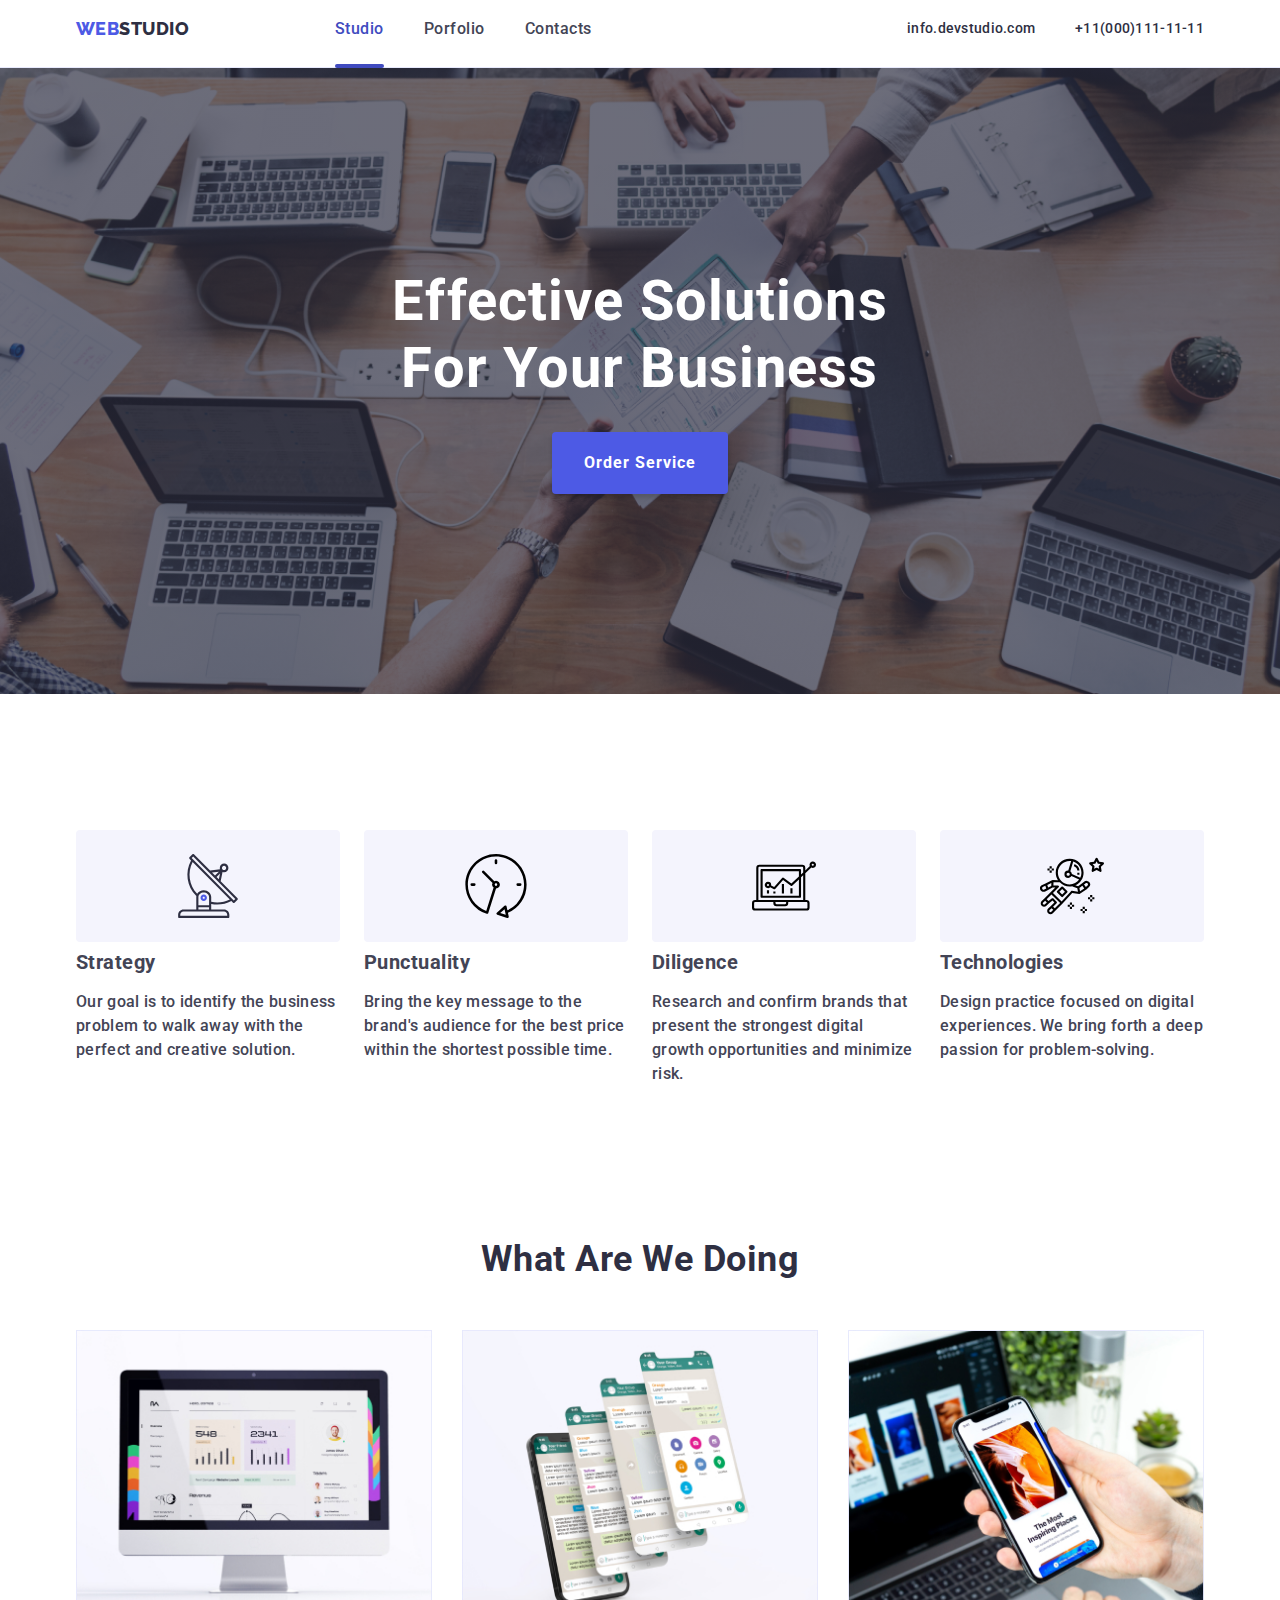
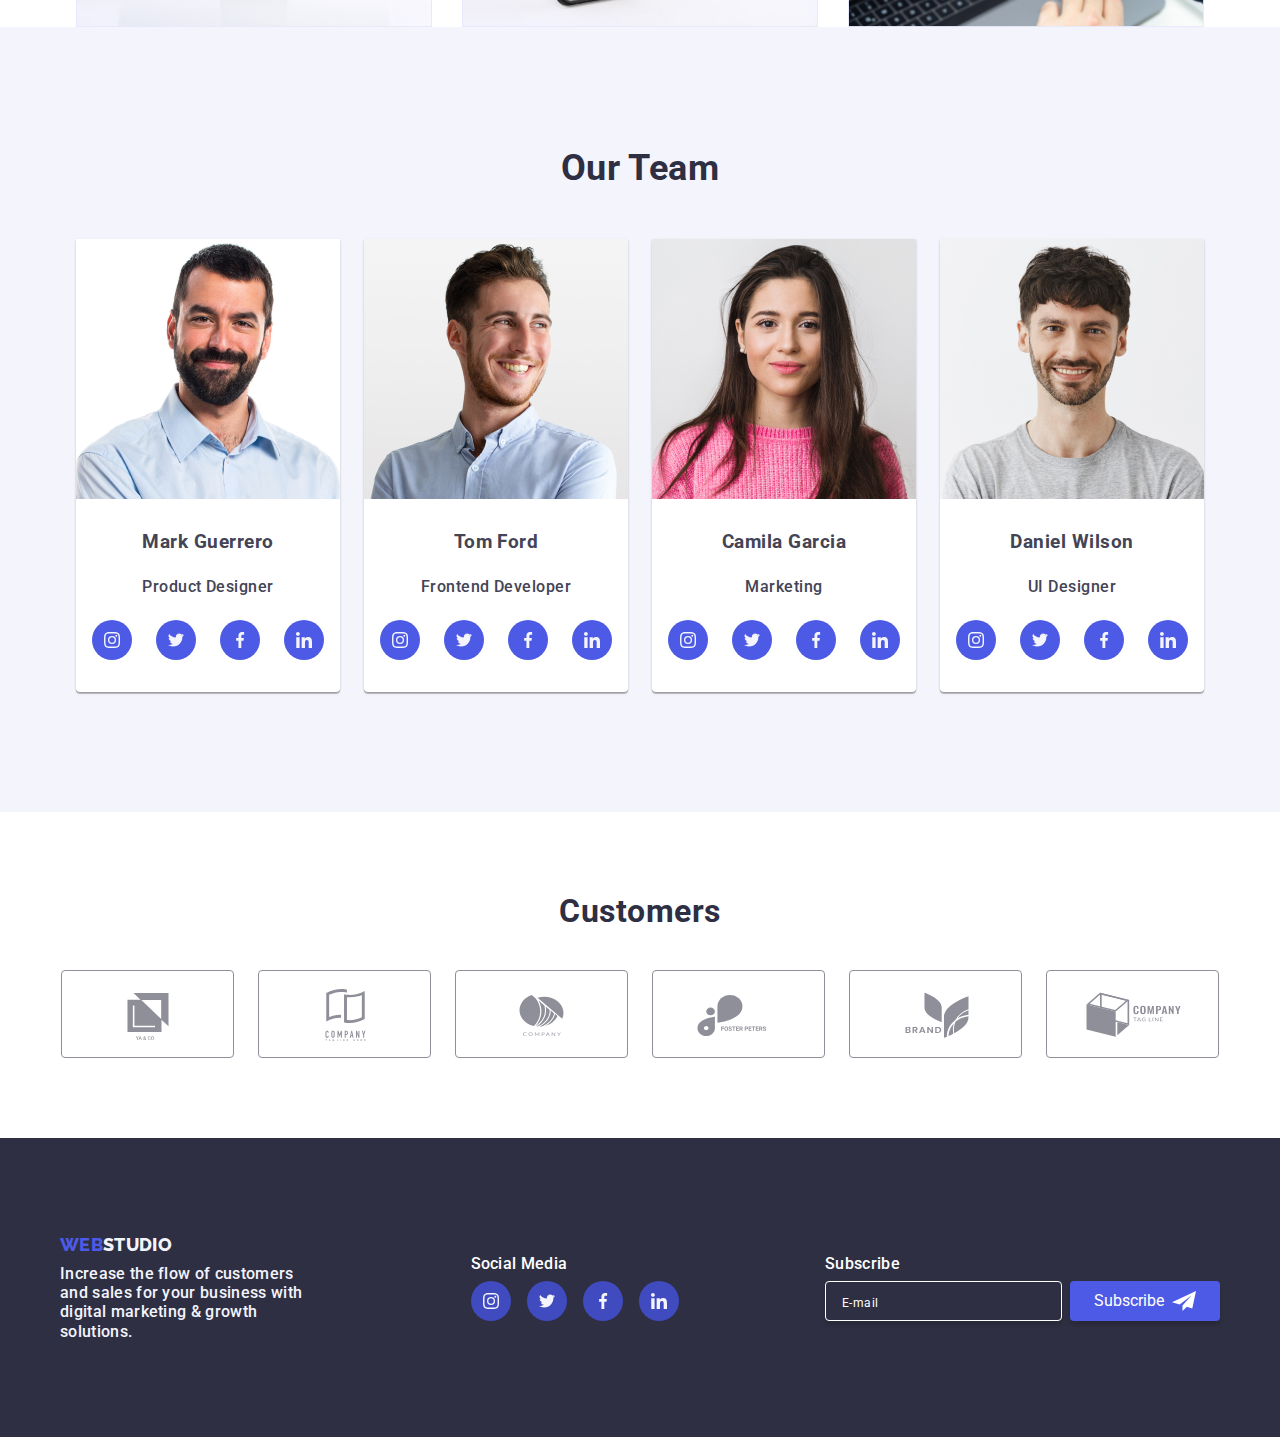
<file: index.html>
<!DOCTYPE html>
<html lang="en">

<head>
    <title>Web Studio</title>
    <meta charset="utf-8" />
    <meta name="description" content="Studio Website" />
    <meta name="viewport" content="width=device-width, initial-scale=1.0" />
    <link rel="stylesheet" href="./css/styles.css" />
    <link rel="stylesheet" href="./css/modern-normalize.css" />
    <link
        href="https://fonts.googleapis.com/css2?family=Raleway:wght@800&family=Roboto:wght@400;500;700;900&display=swap"
        rel="stylesheet">
</head>

<body>
    <!--header-->
    <header class="page-header">
        <div class="container">
            <nav class="header-nav">
                <a class="logo link" href="index.html">WEB<span class="logo-black">STUDIO</span></a>
                <ul class="nav-menu list">
                    <li class="item">
                        <a class="page-header-link current-link" href="index.html">Studio</a>
                    </li>
                    <li class="item">
                        <a class="page-header-link link" href="portfolio.html">Porfolio</a>
                    </li>
                    <li class="item">
                        <a class="page-header-link link" href="/">Contacts</a>
                    </li>
                </ul>
            
                <button type="button" class="menu-toggle js-open-menu" aria-expanded="false" aria-controls="mobile-menu">
                    <svg width="24" height="24">
                        <use href="./images/svg/icons.svg#menu"></use>
                    </svg>
                </button>

            <address class="contacts-menu list">
                <a class="contact link" href="/">info.devstudio.com</a>
                <a class="contact link" href="/">+11(000)111-11-11</a>
            </address>
            </nav>
            
            

        </div>
    </header>
    <!--Main Section-->
    <main>
        <section class="hero bg-hero">
            <div>
                <h1 class="hero-heading">Effective Solutions <br /> For Your Business</h1>
                <button class="button order" type="button" data-modal-open>Order Service</button>
            </div>
        </section>

        <section class="section">

            <div class="container">
                <h2 hidden>Features</h2>
                <ul class="features">
                    <li class="feature">
                        <div class="feature-item-img">
                            <svg class="feature-icon" width="64" height="64">
                                <use href="./images/svg/icons.svg#strategy"></use>
                            </svg>
                        </div>
                        <h3>Strategy</h3>
                        <p class="description">Our goal is to identify the business
                            problem to walk away with the perfect
                            and creative solution.</p>
                    </li>

                    <li class="feature">
                        <div class="feature-item-img">
                            <svg class="feature-icon" width="64" height="64">
                                <use href="./images/svg/icons.svg#punctuality"></use>
                            </svg>
                        </div>
                        <h3>Punctuality</h3>
                        <p class="description">Bring the key message to the
                            brand's audience for the best price
                            within the shortest possible time.</p>
                    </li>

                    <li class="feature">
                        <div class="feature-item-img">
                            <svg class="feature-icon" width="64" height="64">
                                <use href="./images/svg/icons.svg#deligence"></use>
                            </svg>
                        </div>
                        <h3>Diligence</h3>
                        <p class="description">Research and confirm brands that
                            present the strongest digital growth
                            opportunities and minimize risk.</p>
                    </li>

                    <li class="feature">
                        <div class="feature-item-img">
                            <svg class="feature-icon" width="64" height="64">
                                <use href="./images/svg/icons.svg#astronaut"></use>
                            </svg>
                        </div>
                        <h3>Technologies</h3>
                        <p class="description">Design practice focused on digital
                            experiences. We bring forth a deep
                            passion for problem-solving.</p>
                    </li>
                </ul>
            </div>
        </section>

        <section class="section no-top-padding">
            <div class="container">
                <h2 class="section-title">What Are We Doing</h2>
                <ul class="task list">
                    <li class="tasks"><img src="images/tech1.jpg" alt="monitor" width="360" /></li>
                    <li class="tasks"><img src="images/tech2.jpg" alt="phoneapp" width="360" /></li>
                    <li class="tasks"><img src="images/tech3.jpg" alt="handyphone" width="360" /></li>
                </ul>
            </div>
        </section>

        <section class="section bg-team">
            <div class="container">
                <h2 class="section-title"> Our Team </h2>
                <ul class="teams list">
                    <li class="member"><img src="images/team1.jpg" alt="Mark Guerrero" width="264" />
                        <div class="members">
                            <h3>Mark Guerrero</h3>
                            <p>Product Designer</p>
                            <ul class="teams-social-list">
                                <li class="social-list-item">
                                    <a href="#" target="_blank">
                                        <svg class="social-list-img" width="16" height="16">
                                            <use href="./images/svg/icons.svg#instagram"></use>
                                        </svg>
                                    </a>
                                </li>
                                <li class="social-list-item">
                                    <a href="#" target="_blank">
                                        <svg class="social-list-img" width="16" height="16">
                                            <use href="./images/svg/icons.svg#twitter"></use>
                                        </svg>
                                    </a>
                                </li>
                                <li class="social-list-item">
                                    <a href="#" target="_blank">
                                        <svg class="social-list-img" width="16" height="16">
                                            <use href="./images/svg/icons.svg#facebook"></use>
                                        </svg>
                                    </a>
                                </li>
                                <li class="social-list-item">
                                    <a href="#" target="_blank">
                                        <svg class="social-list-img" width="16" height="16">
                                            <use href="./images/svg/icons.svg#linkedin"></use>
                                        </svg>
                                    </a>
                                </li>
                            </ul>
                        </div>
                    </li>
                    <li class="member"><img src="images/team2.jpg" alt="Tom Ford" width="264" />
                        <div class="members">
                            <h3>Tom Ford</h3>
                            <p>Frontend Developer</p>
                            <ul class="teams-social-list">
                                <li class="social-list-item">
                                    <a href="#" target="_blank">
                                        <svg class="social-list-img" width="16" height="16">
                                            <use href="./images/svg/icons.svg#instagram"></use>
                                        </svg>
                                    </a>
                                </li>
                                <li class="social-list-item">
                                    <a href="#" target="_blank">
                                        <svg class="social-list-img" width="16" height="16">
                                            <use href="./images/svg/icons.svg#twitter"></use>
                                        </svg>
                                    </a>
                                </li>
                                <li class="social-list-item">
                                    <a href="#" target="_blank">
                                        <svg class="social-list-img" width="16" height="16">
                                            <use href="./images/svg/icons.svg#facebook"></use>
                                        </svg>
                                    </a>
                                </li>
                                <li class="social-list-item">
                                    <a href="#" target="_blank">
                                        <svg class="social-list-img" width="16" height="16">
                                            <use href="./images/svg/icons.svg#linkedin"></use>
                                        </svg>
                                    </a>
                                </li>
                            </ul>
                        </div>
                    </li>
                    <li class="member">
                        <img src="images/team3.jpg" alt="Camila Garcia" width="264" />
                        <div class="members">
                            <h3>Camila Garcia</h3>
                            <p>Marketing</p>
                            <ul class="teams-social-list">
                                <li class="social-list-item">
                                    <a href="#" target="_blank">
                                        <svg class="social-list-img" width="16" height="16">
                                            <use href="./images/svg/icons.svg#instagram"></use>
                                        </svg>
                                    </a>
                                </li>
                                <li class="social-list-item">
                                    <a href="#" target="_blank">
                                        <svg class="social-list-img" width="16" height="16">
                                            <use href="./images/svg/icons.svg#twitter"></use>
                                        </svg>
                                    </a>
                                </li>
                                <li class="social-list-item">
                                    <a href="#" target="_blank">
                                        <svg class="social-list-img" width="16" height="16">
                                            <use href="./images/svg/icons.svg#facebook"></use>
                                        </svg>
                                    </a>
                                </li>
                                <li class="social-list-item">
                                    <a href="#" target="_blank">
                                        <svg class="social-list-img" width="16" height="16">
                                            <use href="./images/svg/icons.svg#linkedin"></use>
                                        </svg>
                                    </a>
                                </li>
                            </ul>
                        </div>
                    </li>
                    <li class="member">
                        <img src="images/team4.jpg" alt="Daniel Wilson" width="264" />
                        <div class="members">
                            <h3>Daniel Wilson</h3>
                            <p>UI Designer</p>
                            <ul class="teams-social-list">
                                <li class="social-list-item">
                                    <a href="#" target="_blank">
                                        <svg class="social-list-img" width="16" height="16">
                                            <use href="./images/svg/icons.svg#instagram"></use>
                                        </svg>
                                    </a>
                                </li>
                                <li class="social-list-item">
                                    <a href="#" target="_blank">
                                        <svg class="social-list-img" width="16" height="16">
                                            <use href="./images/svg/icons.svg#twitter"></use>
                                        </svg>
                                    </a>
                                </li>
                                <li class="social-list-item">
                                    <a href="#" target="_blank">
                                        <svg class="social-list-img" width="16" height="16">
                                            <use href="./images/svg/icons.svg#facebook"></use>
                                        </svg>
                                    </a>
                                </li>
                                <li class="social-list-item">
                                    <a href="#" target="_blank">
                                        <svg class="social-list-img" width="16" height="16">
                                            <use href="./images/svg/icons.svg#linkedin"></use>
                                        </svg>
                                    </a>
                                </li>
                            </ul>
                        </div>
                    </li>
                </ul>
            </div>
        </section>
        <section class="container customers">
            <h2 class="customers-title">
                Customers
            </h2>
            <ul class="customers-list">
                <li class="customers-list-item">
                    <a href="#" target="_blank"></a>
                    <svg class="customers-list-item-img" width="104">
                        <use href="./images/svg/icons.svg#client-1"></use>
                    </svg>
                </li>
                <li class="customers-list-item">
                    <svg class="customers-list-item-img" width="104" height="56">
                        <use href="./images/svg/icons.svg#client-2"></use>
                    </svg>
                </li>
                <li class="customers-list-item">
                    <a href="#" target="_blank"></a>
                    <svg class="customers-list-item-img" width="104">
                        <use href="./images/svg/icons.svg#client-3"></use>
                    </svg>
                </li>
                <li class="customers-list-item">
                    <a href="#" target="_blank"></a>
                    <svg class="customers-list-item-img" width="104">
                        <use href="./images/svg/icons.svg#client-4"></use>
                    </svg>
                </li>
                <li class="customers-list-item">
                    <a href="#" target="_blank"></a>
                    <svg class="customers-list-item-img" width="104">
                        <use href="./images/svg/icons.svg#client-5"></use>
                    </svg>
                </li>
                <li class="customers-list-item">
                    <a href="#" target="_blank"></a>
                    <svg class="customers-list-item-img" width="104">
                        <use href="./images/svg/icons.svg#client-6"></use>
                    </svg>
                </li>
            </ul>
        </section>
    </main>
    <!--Footer-->
    
    <footer class="page-footer">
        <div class="footer-container">
            <ul class="footer-lists">
                <li class="footer-items">
                    <h3>
                        <a class="logo link" href="index.html">WEB<span class="logo-white">STUDIO</span></a>
                    </h3>
                    <p>Increase the flow of customers and
                        sales for your business with digital
                        marketing & growth solutions.
                    </p>
                </li>
                <li class="footer-items">
                    <h3>
                        Social Media
                    </h3>
                    <ul class="footer-list">
                        <li class="footer-list-item">
                            <a href="#">
                                <svg class="footer-social-list-img" width="16" height="16">
                                    <use href="./images/svg/icons.svg#instagram"></use>
                                </svg>
                            </a>
                        </li>
                        <li class="footer-list-item">
                            <a href="#">
                                <svg class="footer-social-list-img" width="16" height="16">
                                    <use href="./images/svg/icons.svg#twitter"></use>
                                </svg>
                            </a>
                        </li>
                        <li class="footer-list-item">
                            <a href="#">
                                <svg class="footer-social-list-img" width="16" height="16">
                                    <use href="./images/svg/icons.svg#facebook"></use>
                                </svg>
                            </a>
                        </li>
                        <li class="footer-list-item">
                            <a href="#">
                                <svg class="footer-social-list-img" width="16" height="16">
                                    <use href="./images/svg/icons.svg#linkedin"></use>
                                </svg>
                            </a>
                        </li>
                    </ul>
                </li>
                <li class="footer-items">
                    <h3>
                        Subscribe
                    </h3>
                    <form action="#" class="footer-form">
                        <div class="footer-form-group">
                            <input type="email" placeholder="E-mail" />
                        </div>
                        <div class="footer-form-group">
                            <button type="submit">
                                Subscribe
                                <svg width="24" height="24">
                                    <use href="images/svg/icons.svg#frame"></use>
                                </svg>
                            </button>
                        </div>
                    </form>
                </li>
            </ul>
        </div>
    </footer>

    <div class="mobile-nav container js-menu-container">
        <ul class="mobile-nav-menu">
            <li class="mobile-nav-menu-item"><a href="/">Studio</a></li>
            <li class="mobile-nav-menu-item"><a href="/portfolio.html">Portfolio</a></li>
            <li class="mobile-nav-menu-item"><a href="/">Contacts</a></li>
        </ul>
        <div class="mobile-nav-info">
            <address class="menu-address">
                <a href="tel:+110001111111">+11 (000) 111-11-11</a>
                <a href="mailto:info@devstudio.com">info@devstudio.com</a>
            </address>
            <ul class="footer-social-lists">
                <li>
                    <a href="#">
                        <svg width="24" height="24">
                            <use href="./images/svg/icons.svg#instagram"></use>
                        </svg>
                    </a>
                </li>
                <li>
                    <a href="#">
                        <svg width="24" height="24">
                            <use href="./images/svg/icons.svg#twitter"></use>
                        </svg>
                    </a>
                </li>
                <li>
                    <a href="#">
                        <svg width="24" height="24">
                            <use href="./images/svg/icons.svg#facebook"></use>
                        </svg>
                    </a>
                </li>
                <li>
                    <a href="#">
                        <svg width="24" height="24">
                            <use href="./images/svg/icons.svg#linkedin"></use>
                        </svg>
                    </a>
                </li>
            </ul>
        </div>
        <button class="modal-nav-close js-close-menu" type="button">
            <svg class="close-icon" width="8" height="8">
                <use href="./images/svg/icons.svg#close">
                </use>
            </svg>
        </button>
    </div>

    <div class="container">
        <div class="backdrop is-hidden" data-modal>
            <div class="modal">
                <button class="modal-close" type="button" data-modal-close>
                    <svg class="close-icon">
                        <use href="./images/svg/icons.svg#close">
                        </use>
                    </svg>
                </button>
                <p class="form-title">Leave your contacts and we will call you back</p>
                <form class="signup_form" name="signup_form" method="POST" novalidate>
                    <div class="input-group">
                        <label>Name</label>
                        <div class="input-field">
                            <svg class="input-icon">
                                <use href="./images/svg/icons.svg#person"></use>
                            </svg>
                            <input class="form-input" type="text" required />
                        </div>
                    </div>
                    <div class="input-group">
                        <label>Phone</label>
                        <div class="input-field">
                            <svg class="input-icon">
                                <use href="./images/svg/icons.svg#phone"></use>
                            </svg>
                            <input class="form-input" type="tel" required />
                        </div>
                    </div>
                    <div class="input-group">
                        <label>Email</label>
                        <div class="input-field">
                            <svg class="input-icon">
                                <use href="./images/svg/icons.svg#email"></use>
                            </svg>
                            <input class="form-input" type="email" required />
                        </div>
                    </div>
                    <div class="input-group">
                        <label>Comment</label>
                        <textarea id="comment" name="comment" placeholder="Text input"></textarea>
                    </div>
                    <label class="form-agreement">
                        <input class="form-checkbox is-hidden" type="checkbox" name="user-terms" />
                        <svg class="form-checkbox-icon" width="16" height="16">
                            <use href="./images/svg/icons.svg#checkbox"></use>
                        </svg>
                        <span class="terms">I accept the terms and conditions of the
                            <a class="form-terms" href="#">Privacy Policy</a>
                        </span>
                    </label>
                    <div class="modalsubmit">
                        <button type="submit">Send</button>
                    </div>

                </form>
            </div>
        </div>
    </div>
    <script src="./js/modal.js"></script>
    <script src="./js/mobile-menu.js"></script>
</body>

</html>
</file>
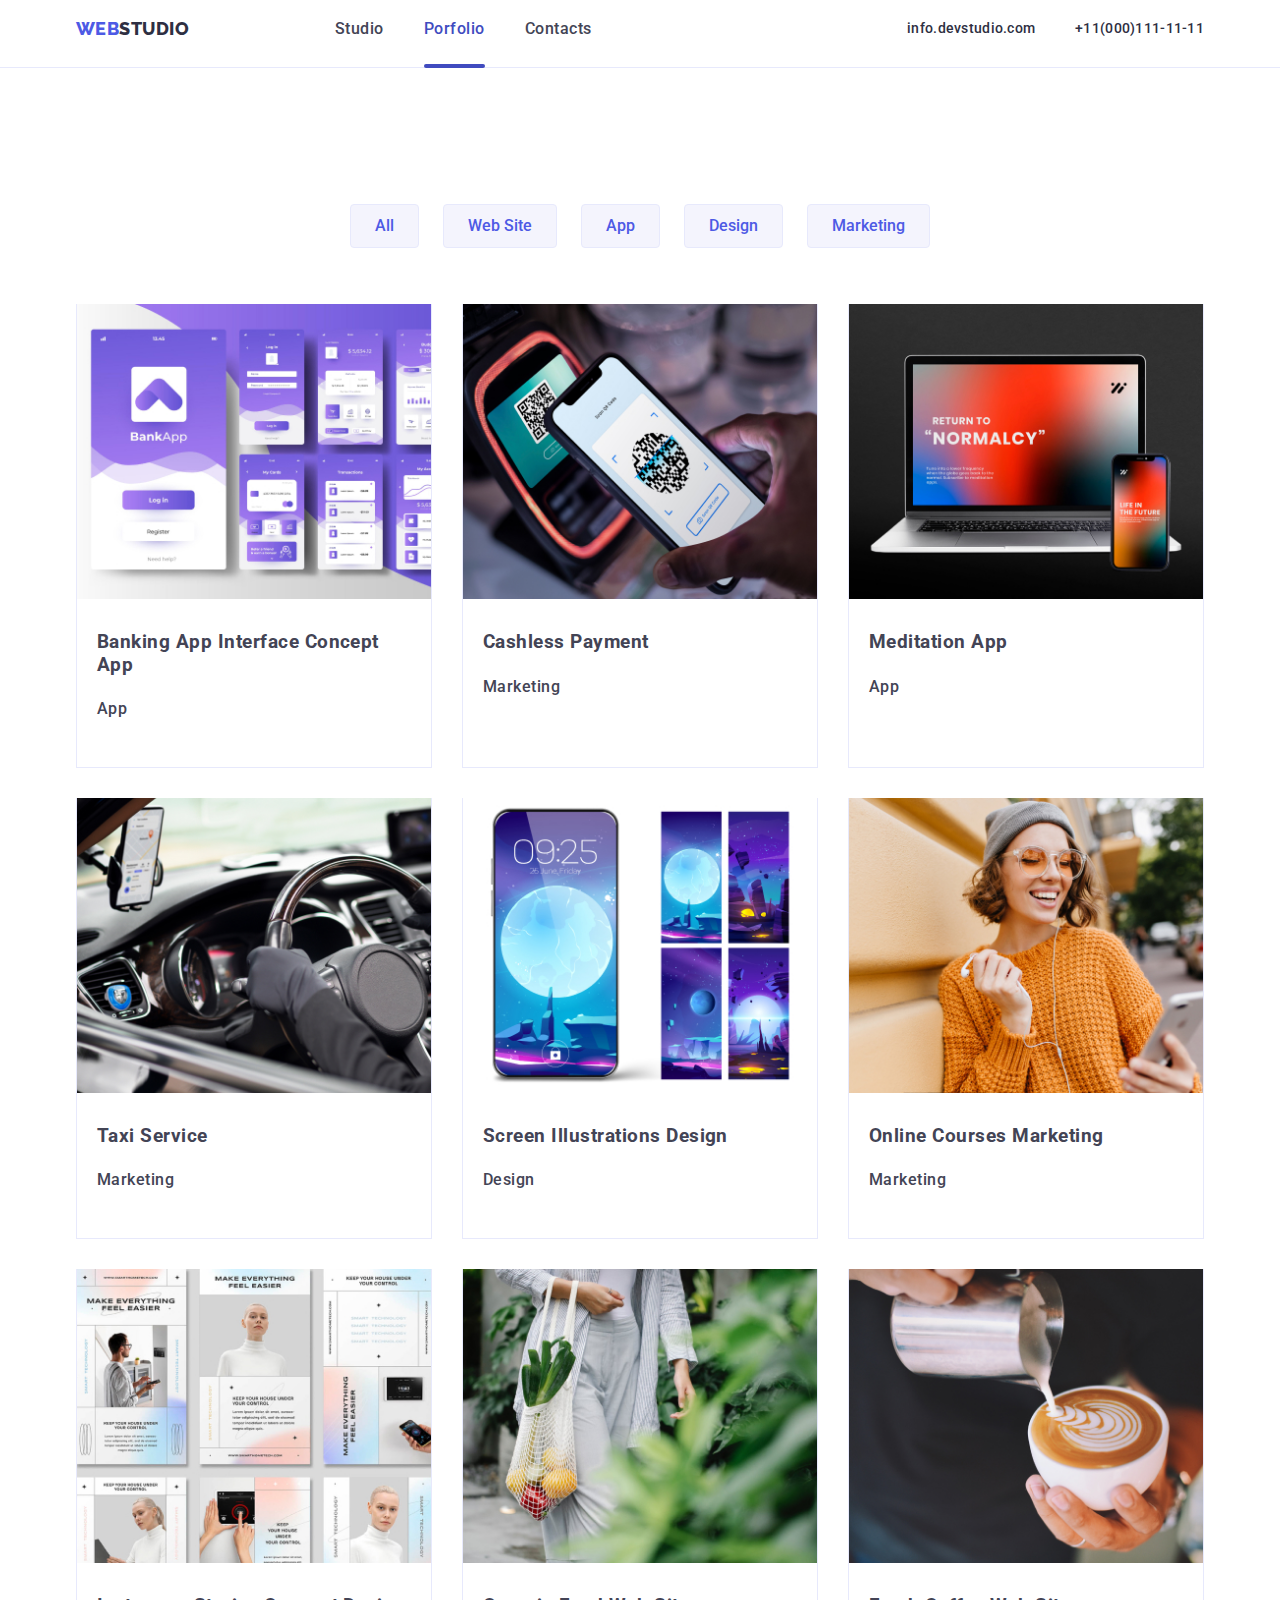
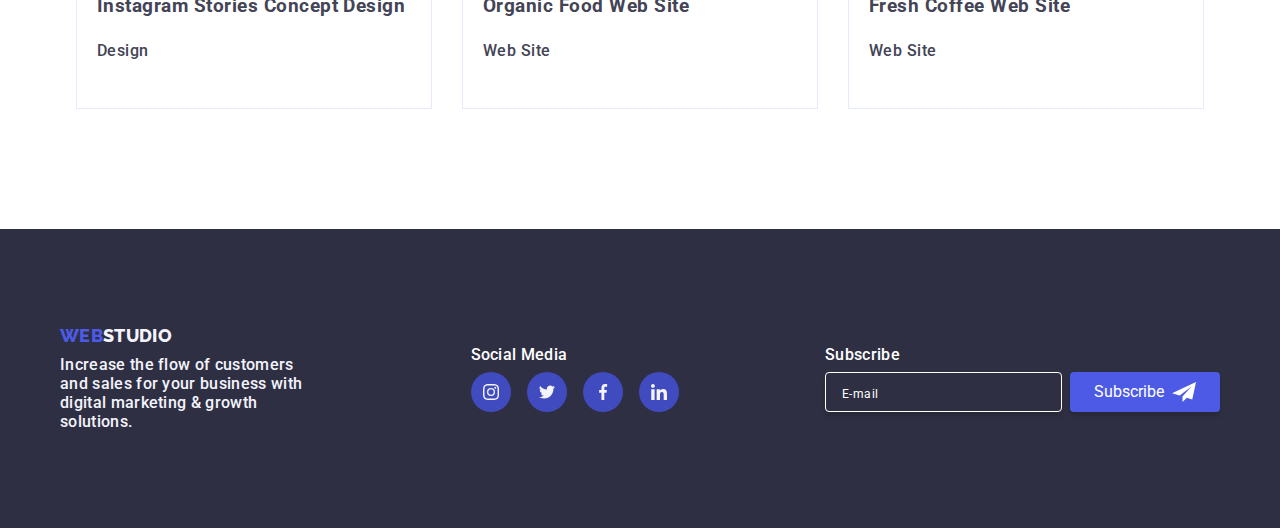
<file: portfolio.html>
<!DOCTYPE html>
<html lang="en">

<head>
  <meta charset="UTF-8">
  <title>Portfolio</title>
  <meta name="description" content="Porfolio" />
  <link rel="stylesheet" href="./css/styles.css" />
  <link rel="stylesheet" href="./css/modern-normalize.css" />
  <link href="https://fonts.googleapis.com/css2?family=Raleway:wght@800&family=Roboto:wght@400;500;700;900&display=swap"
    rel="stylesheet">
</head>

<body>
  <!--header-->
  <header class="page-header">
    <div class="container">
      <nav class="header-nav">
        <a class="logo link" href="index.html">WEB<span class="logo-black">STUDIO</span></a>
        <ul class="nav-menu list">
          <li class="item">
            <a class="page-header-link link" href="index.html">Studio</a>
          </li>
          <li class="item">
            <a class="page-header-link current-link" href="portfolio.html">Porfolio</a>
          </li>
          <li class="item">
            <a class="page-header-link link" href="/">Contacts</a>
          </li>
        </ul>
  
        <address class="contacts-menu list">
          <a class="contact link" href="/">info.devstudio.com</a>
          <a class="contact link" href="/">+11(000)111-11-11</a>
        </address>
      </nav>
    </div>
  </header>
  <!--Main Section-->
  <main>
    <h2 hidden>Selection</h2>
    <section class="section portfolio">
      <div class="container">
        <ul class="portfolio-select">
          <li class="portfolio-select-items"><button class="selects" type="button">All</button></li>
          <li class="portfolio-select-items"><button class="selects" type="button">Web
              Site</button></li>
          <li class="portfolio-select-items"><button class="selects" type="button">App</button></li>
          <li class="portfolio-select-items"><button class="selects" type="button">Design</button></li>
          <li class="portfolio-select-items"><button class="selects" type="button">Marketing</button></li>
        </ul>
      </div>
      <div class="container">
        <ul class="option list">
          <li class="cards">
            <div class="cards-box">
              <img class="options" src="images/port1.jpg" width="360" alt="bankingapp" />
              <div class="overlay">
                <p>14 Stylish and User-Friendly App Design Concepts · Task Manager App · Calorie Tracker App · Exotic Fruit Ecommerce App ·
                Cloud Storage App</p>
              </div>
            </div>
            <div class="item description">
            <h3>Banking App Interface Concept
              App</h3>
            <p>App</p>
      </div>
      </li>
      <li class="cards">
        <div class="cards-box">
          <img class="options" src="images/port2.jpg" width="360" alt="tapping" />
        <div class="overlay">
          <p>14 Stylish and User-Friendly App Design Concepts · Task Manager App · Calorie Tracker App · Exotic Fruit Ecommerce
            App ·
            Cloud Storage App</p>
        </div>
        </div>
        <div class="item description">
        <h3>Cashless Payment</h3>
        <p>Marketing</p></div>
      </li>
      <li class="cards">
        <div class="cards-box">
          <img class="options" src="images/port3.jpg" width="360" alt="laptop" />
        <div class="overlay">
          <p>14 Stylish and User-Friendly App Design Concepts · Task Manager App · Calorie Tracker App · Exotic Fruit Ecommerce
            App ·
            Cloud Storage App</p>
        </div>
        </div>
        <div class="item description">
        <h3>Meditation App</h3>
        <p>App</p>
        </div>
      </li>
      <li class="cards">
        <div class="cards-box">
          <img class="options" src="images/port4.jpg" width="360" alt="stirringwheel" />
        <div class="overlay">
          <p>14 Stylish and User-Friendly App Design Concepts · Task Manager App · Calorie Tracker App · Exotic Fruit Ecommerce
            App ·
            Cloud Storage App</p>
        </div>
        </div>
        <div class="item description">
        <h3>Taxi Service</h3>
        <p>Marketing</p>
        </div>
      </li>
      <li class="cards">
        <div class="cards-box">
          <img class="options" src="images/port5.jpg" width="360" alt="moonscreen" />
        <div class="overlay">
          <p>14 Stylish and User-Friendly App Design Concepts · Task Manager App · Calorie Tracker App · Exotic Fruit Ecommerce
            App ·
            Cloud Storage App</p>
        </div>
        </div>
        <div class="item description">
        <h3>Screen Illustrations
          Design</h3>
        <p>Design</p>
        </div>
      </li>
      <li class="cards">
        <div class="cards-box">
          <img class="options" src="images/port6.jpg" width="360" alt="student" />
        <div class="overlay">
          <p>14 Stylish and User-Friendly App Design Concepts · Task Manager App · Calorie Tracker App · Exotic Fruit Ecommerce
            App ·
            Cloud Storage App</p>
        </div>
        </div>
        <div class="item description">
        <h3>Online Courses
          Marketing</h3>
        <p>Marketing</p>
        </div>
      </li>
      <li class="cards">
        <div class="cards-box">
          <img class="options" src="images/port7.jpg" width="360" alt="stories" />
        <div class="overlay">
          <p>14 Stylish and User-Friendly App Design Concepts · Task Manager App · Calorie Tracker App · Exotic Fruit Ecommerce
            App ·
            Cloud Storage App</p>
        </div>
        </div>
        <div class="item description">
        <h3>Instagram Stories Concept
          Design</h3>
        <p>Design</p>
        </div>
      </li>
      <li class="cards">
        <div class="cards-box">
          <img class="options" src="images/port8.jpg" width="360" alt="Organic" />
        <div class="overlay">
          <p>14 Stylish and User-Friendly App Design Concepts · Task Manager App · Calorie Tracker App · Exotic Fruit Ecommerce
            App ·
            Cloud Storage App</p>
        </div>
        </div>
        <div class="item description">
        <h3>Organic Food
          Web Site</h3>
        <p>Web Site</p>
        </div>
      </li>
      <li class="cards">
        <div class="cards-box">
          <img class="options" src="images/port9.jpg" width="360" alt="coffee" />
        <div class="overlay">
          <p>14 Stylish and User-Friendly App Design Concepts · Task Manager App · Calorie Tracker App · Exotic Fruit Ecommerce
            App ·
            Cloud Storage App</p>
        </div>
        </div>
        <div class="item description">
        <h3>Fresh Coffee
          Web Site</h3>
        <p>Web Site</p>
        </div>
      </li>
      </ul>
      </div>
    </section>
  </main>
  <!--Footer-->
  <footer class="page-footer">
    <div class="footer-container">
      <ul class="footer-lists">
        <li class="footer-items">
          <h3>
            <a class="logo link" href="index.html">WEB<span class="logo-white">STUDIO</span></a>
          </h3>
          <p>Increase the flow of customers and
            sales for your business with digital
            marketing & growth solutions.
          </p>
        </li>
        <li class="footer-items">
          <h3>
            Social Media
          </h3>
          <ul class="footer-list">
            <li class="footer-list-item">
              <a href="#">
                <svg class="footer-social-list-img" width="16" height="16">
                  <use href="./images/svg/icons.svg#instagram"></use>
                </svg>
              </a>
            </li>
            <li class="footer-list-item">
              <a href="#">
                <svg class="footer-social-list-img" width="16" height="16">
                  <use href="./images/svg/icons.svg#twitter"></use>
                </svg>
              </a>
            </li>
            <li class="footer-list-item">
              <a href="#">
                <svg class="footer-social-list-img" width="16" height="16">
                  <use href="./images/svg/icons.svg#facebook"></use>
                </svg>
              </a>
            </li>
            <li class="footer-list-item">
              <a href="#">
                <svg class="footer-social-list-img" width="16" height="16">
                  <use href="./images/svg/icons.svg#linkedin"></use>
                </svg>
              </a>
            </li>
          </ul>
        </li>
        <li class="footer-items">
          <h3>
            Subscribe
          </h3>
          <form action="#" class="footer-form">
            <div class="footer-form-group">
              <input type="email" placeholder="E-mail" />
            </div>
            <div class="footer-form-group">
              <button type="submit">
                Subscribe
                <svg width="24" height="24">
                  <use href="images/svg/icons.svg#frame"></use>
                </svg>
              </button>
            </div>
          </form>
        </li>
      </ul>
    </div>
  </footer>
  <script src="./js/modal.js"></script>
</body>

</html>
</file>
<file: css/styles.css>
:root {
  --primary: #4D5AE5;
  --cta: #404BBF;
  --dark: #2E2F42;
  --primary-text: #434455;
  --background-grey: #2E2F42;
  --background-white: #FFFFFF;
  --accent-color: #F4F4FD;
  --accent-cornflower: #E7E9FC;
  --mint: #31D0AA;
  --lightscale: #8E8F99;
  --dairy: #FCFCFC;
  --transition-time: 250ms;
  --timing-function: cubic-bezier(0.4, 0, 0.2, 1);
}

body {
  /* display: flex;
  flex-direction: column;
  align-items: center;
  justify-content: center; */
  font-family: 'Roboto', sans-serif;
  background-color: var(--background-white);
  color: var(--primary-text);
  font-size: 16px;
  letter-spacing: 0.03em;
  font-weight: 500;
}

/* css resets */
h1,
h2,
h3,
h4,
h5,
h6 {
  margin: 0;
  line-height: 1.2;
}

.p {
  margin: 0;
  padding: 0;
  font-size: 16px;
  font-weight: 400;
  line-height: 1.5;
}

ul {
  padding: 0;
}

*,
*::after,
*::before {
  box-sizing: inherit;
}

img {
  display: block;
  max-width: 100%;
  height: auto;
}

address {
  font-style: normal;
}

.link {
  text-decoration: none;
  color: inherit;
}

.list {
  list-style: none;
  padding: 0;
  margin: 0;
}

.container {
  padding-left: 15px;
  padding-right: 15px;
  margin: 0 auto;

  @media screen and (min-width: 768px) {
    width: 768px;
    padding-left: 15px;
    padding-right: 15px;
    margin: 0 auto;
  }

  @media screen and (min-width: 1158px) {
    width: 1158px;
  }
}

.section {
  padding: 120px 0px;
}

.section-title {
  margin-bottom: 50px;
  color: var(--dark);
  font-weight: 700;
  font-size: 36px;
  line-height: 1.17;
  text-align: center;
}

.section.no-top-padding {
  padding: 0;

  @media screen and (min-width:1158px) {
    padding-top: 0;
  }
}

.no-top-padding h2 {
  display: none;

  @media screen and (min-width:1158px) {
    display: block;
  }
}

/* logo */

.logo {
  color: var(--primary);
  font-family: 'Raleway', 'sans-serif';
  font-weight: 800;
  font-size: 18px;
  line-height: 1.2;
}

.logo-black {
  color: var(--background-grey);
}

.logo-white {
  color: var(--accent-color);
}

/* header */

.page-header {
  border-bottom: 1px solid #E7E9FC;
  padding: 18px;

  @media screen and (min-width: 768px) {
    height: 68px;
  }
}

.page-header button {
  @media screen and (min-width: 429px) {
    visibility: hidden;
    display: none;
  }

}

.header-nav {
  display: flex;
  align-items: center;
  justify-content: space-between;
}


@media screen and (min-width: 429px) and (max-width: 768px) {

  .nav {
    justify-content: space-between;
  }

  .nav-menu {
    align-items: center;
    gap: 40px;
  }

  .contacts-menu {
    display: flex;
    flex-direction: column;
    gap: 12px;
  }

}

@media screen and (min-width: 768px) {
  .nav {
    justify-content: space-between;
  }

  .nav-menu {
    align-items: center;
    gap: 40px;
  }

  .contacts-menu {
    display: flex;
    gap: 40px;
  }
}

@media screen and (min-width: 1158px){
    .contacts-menu {
      margin-left: 170px;
  }
}      

.list {
  display: none;

  @media screen and (min-width: 429px) {
    display: flex;
  }
}



.nav-menu .page,
.contact {
  display: flex;
  color: var(--dark);
  font-weight: 500;
  font-size: 14px;
  line-height: 1.14;
  letter-spacing: 0.02em;
}

@media screen and (min-width: 429px) and (max-width: 768px) {
  .contacts-menu a {
    display: flex;
    color: var(--dark);
    font-size: 12px;
    font-style: normal;
    font-weight: 400;
    line-height: 1.2;
    letter-spacing: 0.48px;
  }
}




.nav-menu .page-header-link:hover,
.nav-menu .page-header-link:focus, 
.contacts-menu .contact:hover,
.contacts-menu .contact:focus, 
.page-header-link.current-link {
  color: var(--cta);
  transition: color var(--timing-function) var(--transition-time);
}

/* underlined effects */

.page-header-link {
  text-decoration: none;
  position: relative;
  transition: color var(--transition-time) var(--timing-function);
}

.page-header-link:hover::after{
  width: 100%;
}

.page-header-link::after {
  content: '';
  position: absolute;
  left: 0;
  bottom: -30px;
  border-radius: 2px;
  width: 0;
  height: 4px;
  background-color: var(--cta);
  transition: width var(--timing-function) var(--transition-time);
}

.current-link::after{
  width: 100%;
}


/* hero */
.hero {
  padding-top: 200px;
  padding-bottom: 200px;
  text-align: center;
}

.bg-hero {
  background-color: var(--background-grey);
  background: linear-gradient(rgba(46, 47, 66, 0.7), rgba(46, 47, 66, 0.7)),
    url('../images/hero.jpg');
  background-size: cover;
  background-repeat: no-repeat;
  background-position: center;
  margin: 0 auto;
  max-width: 1440px;
}


.hero-heading {
  color: var(--background-white);
  font-weight: 700;
  font-size: 30px;
  line-height: 1.2;
  letter-spacing: 0.72px;
  margin-bottom: 72px;

  @media screen and (min-width:1158px) {
    color: var(--background-white);
    font-weight: 700;
    font-size: 56px;
    line-height: 1.2;
    letter-spacing: 1.12px;
    margin-bottom: 30px;
  }
}

/* buttons */
.button {
  font-family: inherit;
  letter-spacing: 0.03em;
  cursor: pointer;
  border-color: transparent;
  border-radius: 4px;
}

.order {
  background-color: var(--primary);
  color: var(--background-white);
  padding: 16px 32px;
  font-weight: 700;
  font-size: 16px;
  line-height: 1.87;
  letter-spacing: 0.06em;
  box-shadow: 0px 4px 4px 0px rgba(0, 0, 0, 0.15);
  transition: all var(--timing-function) var(--transition-time);
}

.button.order:hover,
.button.order:focus {
  background-color: var(--cta);
}

.features {

  list-style: none;
  align-items: center;
  display: flex;
  flex-direction: column;
  gap: 72px;


  @media screen and (min-width: 768px) {
    display: flex;
    flex-wrap: wrap;
    flex-direction: row;
    column-gap: 24px;
    row-gap: 72px;
  }

  @media screen and (min-width: 1158px) {
    flex-wrap: wrap;
    align-items: self-start;
  }


}


.features .feature {
  @media screen and (min-width:768px) {
    flex-basis: calc((100% - 40px)/ 2);
  }

  @media screen and (min-width:1158px) {
    flex-basis: calc((100% - 72px)/ 4);
  }
}


.features h3 {
  text-align: center;
  font-size: 36px;

  @media screen and (min-width: 768px) {
    text-align: left;
  }

  @media screen and (min-width: 1158px) {
    font-size: 20px;
    text-align: left;
  }

}

.features p {
  font-family: 'Roboto', sans-serif;
  font-size: 16px;
  font-style: normal;
  font-weight: 500;
  line-height: 1.5;
  letter-spacing: 0.32px;
}





.feature-item-img {
  display: none;

  @media screen and (min-width: 429px) and (max-width:768) {
    height: 112px;
    width: 100%;
    border-radius: 4px;
    background: var(--accent-color);
    display: flex;
    justify-content: center;
    align-items: center;
    margin-bottom: 8px;
  }

  @media screen and (min-width: 1158px) {
    height: 112px;
    width: 100%;
    border-radius: 4px;
    background: var(--accent-color);
    display: flex;
    justify-content: center;
    align-items: center;
    margin-bottom: 8px;
  }
}

/* our team */



.teams {
  display: flex;
  padding-bottom: 0px;
  flex-direction: column;
  justify-content: center;
  align-items: center;
  gap: 72px;

  @media screen and (min-width: 768px) {
    display: flex;
    flex-wrap: wrap;
    flex-direction: row;
    column-gap: 24px;
    row-gap: 72px;
  }

  @media screen and (min-width: 1158px) {
    display: flex;
    flex-direction: row;
    gap: 24px;
  }

}

.teams .member {
  flex-basis: calc((100% - 216px)/ 1);

  @media screen and (min-width: 768px) {
    flex-basis: calc((100% - 210px)/ 2);
  }

  @media screen and (min-width: 1158px) {
    flex-basis: calc((100% - 72px)/ 4);

  }
}

.bg-team {
  background-color: var(--accent-color);
}

.teams .member {
  background-color: var(--background-white);
  box-shadow: 0px 1px 3px rgba(0, 0, 0, 0.12), 0px 1px 1px rgba(0, 0, 0, 0.14), 0px 2px 1px rgba(0, 0, 0, 0.2);
  border-radius: 0px 0px 4px 4px;
}

.member .members {
  display: flex;
  flex-direction: column;
  justify-content: center;
  align-items: center;
  gap: 8px;
  padding: 32px 10px;
}

.task {
  display: none;

  @media screen and (min-width:1158px) {
    display: flex;
    flex-wrap: wrap;
    gap: 30px;
  }
}

.task .tasks {
  flex-basis: calc((100% - 60px) / 3);
}

.teams-social-list {
  display: flex;
  justify-content: center;
  align-items: center;
  gap: 24px;
}

.social-list-item {
  list-style: none;
}

.social-list-item a {
  display: flex;
  justify-content: center;
  align-items: center;
  background-color: var(--primary);
  width: 40px;
  height: 40px;
  border-radius: 50%;
  transition: all var(--transition-time) var(--timing-function);
  cursor: pointer;
}

.social-list-img {
  fill: var(--accent-color);
}

.teams-social-list a:hover,
.teams-social-list a:focus {
  background-color: var(--cta);
}

/*customers*/

.customers {
  max-width: 1200px;
  margin: 0 auto;
  padding: 80px 0;
}

.customers-title {
  text-align: center;
  color: var(--dark);
  font-size: 32px;
  font-weight: 700;
  margin-bottom: 40px;
}

.customers-list {
  display: flex;
  flex-wrap: wrap;
  column-gap: 16px;
  row-gap: 72px;
  margin: 0 16px 0 16px;

  @media screen and (min-width:1158px) {
    gap: 24px;
    margin: 0 auto;
  }
}

.customers-list .customers-list-item {
  flex-basis: calc((100% - 16px) / 2);

  @media screen and (min-width:768px) {
    flex-basis: calc((100% - 48px) / 3);
  }

  @media screen and (min-width:1158px) {
    flex-basis: calc((100% - 120px) / 6);
  }

}

.customers-list-item {
  width: 168px;
  height: 88px;
  border-radius: 4px;
  border: 1px solid var(--lightscale);
  display: flex;
  justify-content: center;
  align-content: center;
  padding: 15px 25px;
  cursor: pointer;

  @media screen and (min-width:1158px) {
    margin-bottom: 0;
  }
}




.customers-list-item-img {
  width: 100%;
  fill: var(--lightscale);
}

.customers-list-item:hover {
  border: 1px solid var(--cta);
}

.customers-list-item:hover svg {
  fill: var(--cta);
  transition: all var(--transition-time) var(--timing-function);
}

/* portfolio */

.option {
  display: flex;
  flex-wrap: wrap;
  gap: 30px;
  position: relative;
}

.option .cards {
  flex-basis: calc((100% - 60px) / 3);
}

.cards {
  border-bottom: 1px solid var(--accent-cornflower);
  border-left: 1px solid var(--accent-cornflower);
  border-right: 1px solid var(--accent-cornflower);
  cursor: pointer;
}

.cards:hover {
  box-shadow: 0px 1px 3px rgba(0, 0, 0, 0.12), 0px 1px 1px rgba(0, 0, 0, 0.14), 0px 2px 1px rgba(0, 0, 0, 0.2);
}

.cards .description {
  display: flex;
  flex-direction: column;
  gap: 8px;
  padding: 32px 20px;
}

.cards {
  background-color: var(--background-white);
  border: 2px 2px;
  position: relative;
}

/* overlay animation */

.cards-box {
  position: relative;
  width: auto;
  height: auto;
  overflow: hidden;
}

.overlay {
  display: flex;
  position: absolute;
  top: 0;
  left: 0;
  width: 360px;
  height: 300px;
  flex-shrink: 0;
  background-color: var(--primary);
  transform: translatey(100%);
  transition: transform var(--timing-function) var(--transition-time);
}

.cards:hover .overlay {
  transform: translateY(0);
  will-change: transform;
}

.overlay p {
  font-family: 'Roboto', sans-serif;
  font-style: normal;
  font-size: 16px;
  color: var(--accent-color);
  font-weight: 400;
  letter-spacing: 0.32px;
  line-height: 1.2;
  margin: 0;
  padding: 40px 32px 0 32px;

}

.portfolio-select {
  display: flex;
  flex-wrap: wrap;
  justify-content: space-between;
  align-items: center;
  row-gap: 48px;
  column-gap: 24px;
}

.selects {
  border-radius: 4px;
  border: 1px solid var(--accent-cornflower);
  background: var(--accent-color);
  display: flex;
  padding: 12px 24px;
  justify-content: space-between;
  align-items: center;
  color: var(--primary);
  text-align: center;
  font-family: 'Roboto', sans-serif;
  font-size: 16px;
  font-style: normal;
  font-weight: 500;
  list-style: none;
  cursor: pointer;
  transition: all var(--transition-time) var(--timing-function);
}

.selects:hover,
.selects:focus {
  background-color: var(--primary);
  color: var(--background-white);
  box-shadow: 0px 1px 3px rgba(0, 0, 0, 0.1), 0px 1px 1px rgba(0, 0, 0, 0.08), 0px 2px 1px rgba(0, 0, 0, 0.12);
}


.portfolio-select {
  display: flex;
  list-style: none;
  align-content: center;
  justify-content: center;
  gap: 24px;
}

.portfolio-select-items {
  display: flex;
  justify-content: center;
  align-items: center;
  gap: 40px;
  margin-bottom: 40px;
}

/* footer */

.footer-container {
  max-width: 1200px;
  margin: 0 auto;
  padding: 80px 20px;
}

.page-footer {
  background-color: var(--background-grey);
  width: 100%;
}


.footerlogo {
  font-family: 'Roboto', sans-serif;
  font-style: normal;
  list-style: none;
  gap: 8px;

}

.footer-items p {
  font-size: 16px;
  color: var(--accent-color);
  line-height: 1.2;
  width: 100%;
  letter-spacing: 0.32px;
  margin: 0 auto;
  text-align: left;

  @media screen and (min-width:1158px) {
    width: 264px;
  }
}

.footer-items {
  display: flex;
  flex-direction: column;
  gap: 16px;

  @media screen and (min-width:1158px) {
    gap: 8px;
  }
}



.footer-items h3 {
  font-size: 16px;
  color: var(--background-white);
  font-family: 'Roboto', sans-serif;
  font-style: normal;
  font-weight: 500;
  letter-spacing: 0.32px;
}

.footer-lists {
  display: flex;
  flex-direction: column;
  align-items: center;
  text-align: center;
  gap: 72px;

  @media screen and (min-width:768px) {
    display: grid;
    grid-template-columns: repeat(2, 1fr);
    grid-gap: 24px;
    text-align: left;
  }

  @media screen and (min-width:1158px) {
    display: flex;
    flex-direction: row;
    justify-content: space-between;
    gap: 40px;
  }



}

.footer-list {
  display: inline-flex;
  align-items: flex-start;
  gap: 16px;
  margin-top: 0;
}

.footer-list-item {
  list-style: none;
}

.footer-list-item a {
  display: flex;
  justify-content: center;
  align-items: center;
  width: 40px;
  height: 40px;
  padding: 8px;
  background: var(--cta);
  border-radius: 50%;
  transition: all var(--transition-time) var(--timing-function);
  cursor: pointer;
}

.footer-social-list-img {
  width: 100%;
  fill: var(--accent-color);
}

.footer-list-item a:hover,
.footer-list-item a:focus {
  background: var(--mint);
}


.footer-form {
  display: flex;
  flex-direction: column;
  align-items: center;
  gap: 16px;

  @media screen and (min-width:768px) {
    flex-direction: row;
    justify-content: space-between;
  }

  @media screen and (min-width:1158px) {
    align-items: flex-start;
    flex-direction: row;
    gap: 8px;
  }
}

.footer-form input {
  height: 40px;
  width: 100%;
  border-radius: 4px;
  border: 1px solid var(--background-white);
  padding: 8px 16px;
  color: var(--background-white);
  background: transparent;
  box-shadow: 0px 4px 4px 0px rgba(0, 0, 0, 0.15);
  transition: all var(--timing-function);
}


.footer-form input::placeholder {
  color: var(--background-white);
  font-size: 12px;
  letter-spacing: 0.48px;
}

button {
  border: none;
  outline: none;
}

.footer-form button {
  height: 40px;
  border-radius: 4px;
  padding: 8px 24px;
  display: flex;
  justify-content: center;
  align-items: center;
  color: var(--background-white);
  background: var(--primary);
  box-shadow: 0px 4px 4px 0px rgba(0, 0, 0, 0.15);
  transition: all var(--transition-time) var(--timing-function);
  cursor: pointer;
}

.footer-form button:hover {
  background: var(--cta);
}

.footer-form button svg {
  fill: var(--background-white);
  margin-left: 8px;
}


.backdrop {
  position: fixed;
  display: flex;
  align-items: center;
  justify-content: center;
  width: 100%;
  height: 100%;
  top: 0;
  left: 0;
  pointer-events: auto;
  opacity: 1;
  background-color: rgba(0, 0, 0, 0.5);
  transition-property: visibility, opacity;
  transition-duration: 250ms;
  transform: none;
}

.backdrop.is-hidden {
  visibility: hidden;
  opacity: 0;
  pointer-events: none;
  transform: translateY(-20px);
}

.backdrop.is-hidden .modal {
  transform: scale(0.5);
}

.modal {
  position: relative;
  display: flex;
  flex-direction: column;
  align-items: center;
  width: 392px;
  height: 584px;
  padding: 72px 24px 24px 24px;
  border-radius: 4px;
  background: var(--dairy);
  box-shadow: 0px 2px 1px 0px rgba(0, 0, 0, 0.20),
    0px 1px 3px 0px rgba(0, 0, 0, 0.12),
    0px 1px 1px 0px rgba(0, 0, 0, 0.14);
  transform: none;
  transition: transform 250ms;

  @media screen and(min-width:1158px) {
    width: 408px;
  }
}

.modal-close {
  display: flex;
  align-items: center;
  justify-content: center;
  background-color: var(--accent-color);
  border: solid 1px var(--lightscale);
  width: 24px;
  height: 24px;
  position: absolute;
  border-radius: 50%;
  right: 0;
  top: 0;
  margin-top: 10px;
  margin-right: 10px;
  cursor: pointer;
  transition: all var(--transition-time) var(--timing-function);
}

.close-icon {
  width: 100%;
  height: 100%;
  padding-top: 7px;
  padding-left: 1px;
  fill: var(--dark);


}

.modal-close:active,
.modal-close:hover {
  background-color: var(--cta);
}

.close-icon:active,
.modal-close:hover svg {
  fill: var(--background-white);
}

/* modal form */
.form-title {
  display: flex;
  text-align: center;
  font-family: 'Roboto', sans-serif;
  font-size: 16px;
  color: var(--dark);
  font-style: normal;
  font-weight: 500;
  line-height: 1.2px;
  letter-spacing: 0.32px;
  margin: 0;
}

.signup_form {
  display: flex;
  width: 360px;
  flex-direction: column;
  align-items: flex-start;
  gap: 8px;
  border-radius: 4px;
  margin-top: 20px;
}

.signup_form .form-input {
  width: 360px;
  height: 40px;
  padding-left: 30px;
}

.input-group textarea {
  width: 360px;
  height: 120px;
  border-radius: 4px;
  font-family: 'Roboto', sans-serif;
  border: 1px solid var(--lightscale);
  padding-left: 10px;
  padding-top: 10px;
  resize: none;
  outline: none;
}

.input-group:focus-within textarea {
  border: 1px solid var(--primary);
  border-radius: 4px;
}

.input-field {
  position: relative;
  text-underline-offset: 10px;

}

.input-field input {
  border: var(--background-grey);
  outline: none;
  color: var(--dark);
  border-radius: 4px;
  background: transparent;

}

.input-group .input-field {
  border-radius: 4px;
  border: 1px solid var(--lightscale);
}

.input-field svg {
  fill: var(--lightscale);
  transition: fill var(--transition-time) var(--timing-function);
}

.input-field:focus-within svg {
  fill: var(--primary);
}

.input-field:focus-within {
  border: 1px solid var(--primary);
  border-radius: 4px;
}


.input-icon {
  position: absolute;
  left: 10px;
  top: 22px;
  transform: translateY(-50%);
  width: 18px;
  height: 24px;
}

.is-hidden {
  visibility: none;
  opacity: 0;
  pointer-events: none;
}

/* checkbox svg */

.form-checkbox-icon {
  position: absolute;
  left: 24px;
  bottom: 118px;
  fill: none;
  border: 2px solid rgba(46, 47, 66, 0.40);
  border-radius: 2px;
  transition: border-color 250ms cubic-bezier(0.4, 0, 0.2, 1),
    background-color 250ms cubic-bezier(0.4, 0, 0.2, 1),
    fill 250ms cubic-bezier(0.4, 0, 0.2, 1);
  cursor: pointer;
}

.form-checkbox:checked+.form-checkbox-icon {
  background-color: var(--cta);
  fill: var(--background-white);
}

.terms {
  color: var(--lightscale);
  font-family: Roboto;
  font-size: 12px;
  padding-left: 7px;
  font-style: normal;
  font-weight: 400;
  line-height: 14px;
  letter-spacing: 0.48px;
}

.modalsubmit {
  width: 100%;
  display: flex;
  justify-content: center;
  align-items: center;
}

.modalsubmit button {
  display: flex;
  flex-direction: column;
  align-items: center;
  padding: 16px 32px;
  gap: 16px 32px;
  width: 169px;
  border: 0;
  background-color: var(--primary);
  color: var(--background-white);
  border-radius: 4px;
  box-shadow: 0px 4px 4px 0px rgba(0, 0, 0, 0.15);
  margin-top: 30px;
  transition: all var(--transition-time) var(--timing-function);
  cursor: pointer;
}

.modalsubmit button:hover {
  background: var(--cta);
}

.modalsubmit button:active {
  background: var(--mint);
}


.menu-toggle {
  fill: var(--dark);
  background: transparent;
}

.menu-toggle:hover svg {
  fill: var(--primary);
}

.mobile-nav {
  position: fixed;
  top: 0;
  left: 0;
  right: 0;
  bottom: 0;
  background-color: white;
  pointer-events: none;
  visibility: hidden;
  transition-property: transform;
  transition-duration: var(--transition-time);
  transition-timing-function: ease-in-out;
  transform: translateX(100%);
}


.mobile-nav.is-open {
  visibility: visible;
  pointer-events: auto;
  transform: translateX(0);
}

.modal-nav-close {
  position: absolute;
  top: 10px;
  right: 15px;
  cursor: pointer;
  background: transparent;
  justify-content: center;
  align-items: center;
  border: 0;
  width: 24px;
  height: 24px;
  border-radius: 50%;
  border: solid 1px var(--lightscale);
}

.modal-nav-close:hover svg {
  fill: var(--primary);
}

.mobile-nav-menu {
  padding-top: 50px;
  display: flex;
  flex-direction: column;
  justify-content: flex-start;
  align-items: flex-start;
  gap: 40px;
}

.menu-address {
  padding-top: 165px;
  display: flex;
  flex-direction: column;
  justify-content: flex-start;
  align-items: flex-start;
  gap: 20px;
}



.mobile-nav-menu li a {
  font-family: 'Roboto', sans-serif;
  font-size: 36px;
  font-style: normal;
  font-weight: 700;
  line-height: 1.5;
  letter-spacing: 0.72px;
  text-transform: capitalize;
  color: var(--dark);
}

.mobile-nav-menu li a:hover {
  color: var(--cta);
  transition: all var(--timing-function) var(--transition-time);
}

.mobile-nav li {
  list-style: none;
}

.mobile-nav a {
  text-decoration: none;

}

.menu-address a:nth-child(2) {
  color: var(--lightscale);
  font-size: 20px;
  font-weight: 500;
  letter-spacing: 0.4px;
  font-style: normal;
}

.menu-address a:nth-child(1) {
  color: var(--primary);
  font-size: 36px;
  font-weight: 700;
  letter-spacing: 0.72px;
  text-transform: capitalize;
  font-style: normal;
}

.mobile-nav .footer-social-lists {
  width: 100%;
  display: flex;
  flex-direction: row;
  justify-content: space-between;
  align-items: center;
}

.footer-social-lists li {
  width: 40px;
  height: 40px;
  display: flex;
  justify-content: center;
  align-items: center;
  background-color: var(--primary);
  border-radius: 50%;
  cursor: pointer;
  transition: all var(--transition-time) var(--timing-function);
}

.footer-social-lists li a svg {
  width: 100%;
  height: 100%;
  fill: var(--background-white);
}
</file>
